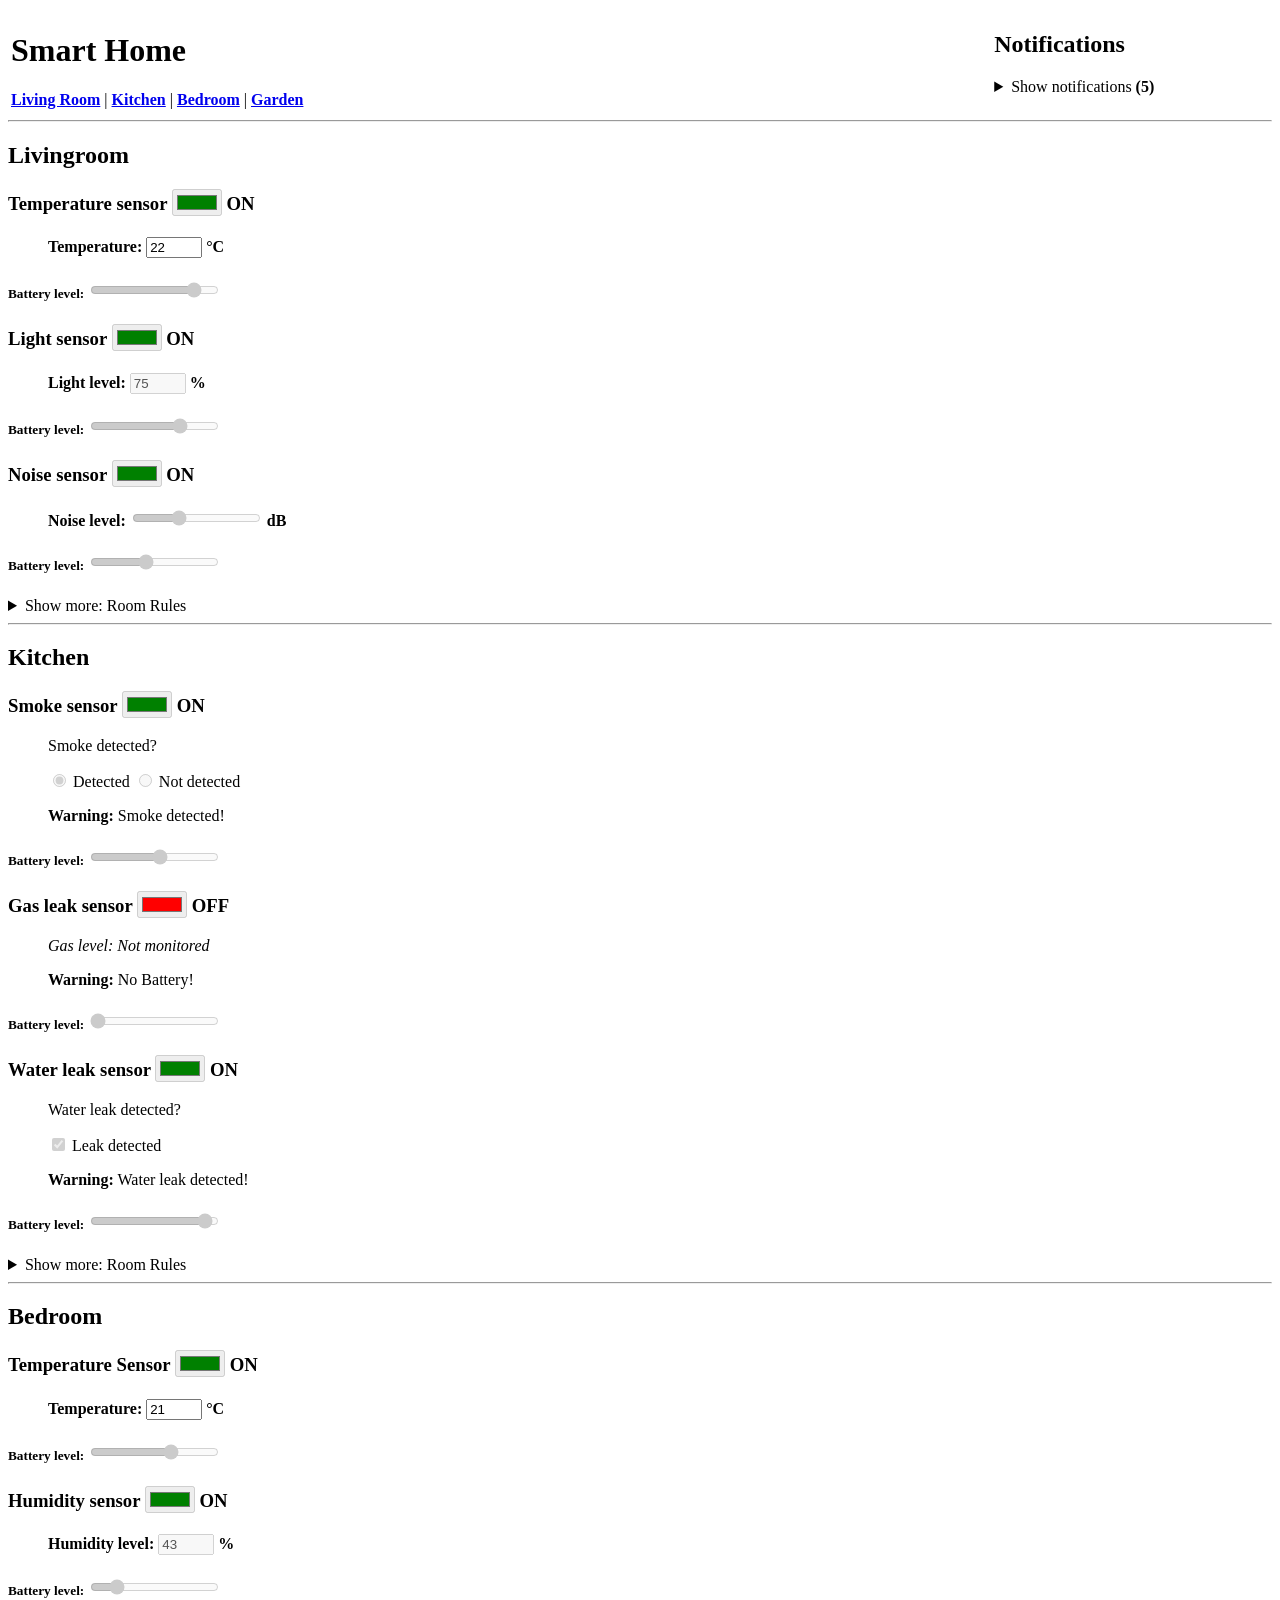
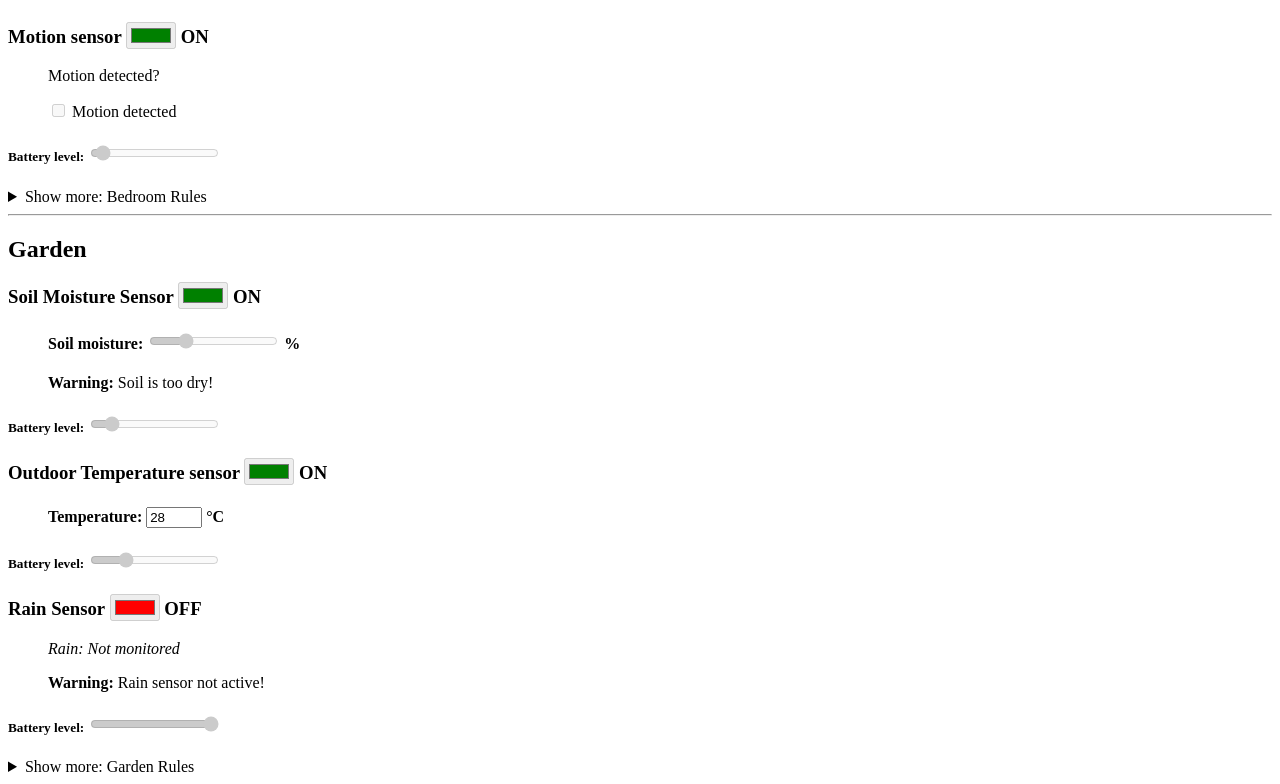
<file: domashna1/index.html>
<!DOCTYPE html>
<html lang="en">
<head>
    <meta charset="UTF-8">
    <title>Smart Home</title>
</head>
<body>
    <table width="100%">
    <tr>
        <td width="78%" valign="top">
            <h1><strong>Smart Home</strong></h1>
            <nav>
                <a href="#dnevna"><strong>Living Room</strong></a> |
                <a href="#kujna"><strong>Kitchen</strong></a> |
                <a href="#spalna"><strong>Bedroom</strong></a> |
                <a href="#gradina"><strong>Garden</strong></a>
            </nav>
        </td>

        <td  valign="top">
            <h2>Notifications</h2>

            <details>
                <summary>Show notifications <strong>(5)</strong></summary>
                <ul>
                    <li>Kitchen: Smoke detected!</li>
                    <li>Kitchen: Water leak detected!</li>
                    <li>Garden: Soil moisture is too low!</li>
                    <li>Garden: Rain sensor is not active!</li>
                    <li>Kitchen: Gas leak sensor is OFF.</li>
                </ul>
            </details>
        </td>
    </tr>
    </table>
    <hr>
    <section id="dnevna">
        
        <h2><strong>Livingroom</strong></h2>
        
            <h3>Temperature sensor <input type="color" value="#008000" disabled> ON</h3>
        
                <ul><h4>Temperature: <input type="number" min="-20" max="100" value="22"> °C</h4></ul>
        
                <h5>Battery level: <input type="range" min="0" max="100" value="85" disabled></h5>
        
            <h3>Light sensor <input type="color" value="#008000" disabled> ON</h3>
    
                <ul><h4>Light level: <input type="number" min="0" max="100" value="75" disabled> %</h4></ul>
        
                <h5>Battery level: <input type="range" min="0" max="100" value="73" disabled></h5>
        
            <h3>Noise sensor <input type="color" value="#008000" disabled> ON</h3>
    
                <ul><h4>Noise level: <input type="range" min="0" max="100" value="35" disabled> dB</h4></ul>
        
                <h5>Battery level: <input type="range" min="0" max="100" value="43" disabled></h5>

            <details>
                <summary>Show more: Room Rules</summary>
                <ul>
                    <li>Temperature must be between 20°C and 24°C.</li>
                    <li>Light level should be between 30% and 80%.</li>
                    <li>Noise level must remain below 60 dB.</li>
                </ul>
            </details>
                
    </section>
    <hr>
    <section id="kujna">
        <h2><strong>Kitchen</strong></h2>

            <h3>Smoke sensor  <input type="color" value="#008000" disabled> ON</h3>

                <ul><p>Smoke detected?</p>

                    <input type="radio" name="smoke" id="smoke-yes" checked disabled>
                    <label for="smoke-yes">Detected</label>

                    <input type="radio" name="smoke" id="smoke-no" disabled>
                    <label for="smoke-no">Not detected</label>
                </ul>  

                <ul><p><strong>Warning:</strong> Smoke detected!</p></ul>

                <h5>Battery level: <input type="range" min="0" max="100" value="55" disabled></h5>
            <h3>Gas leak sensor <input type="color" value="#ff0000" disabled> OFF</h3> 
            
                <ul><p><em>Gas level: Not monitored</em></p></ul>

                <ul><p><strong>Warning:</strong> No Battery!</p></ul>

                <h5>Battery level: <input type="range" min="0" max="100" value="0" disabled></h5>
        
            <h3>Water leak sensor <input type="color" value="#008000" disabled> ON</h3>
        
                <ul><p>Water leak detected?</p>

                <input type="checkbox" id="water-leak" checked disabled>
                <label for="water-leak">Leak detected</label>
                </ul>

                <ul><p><strong>Warning:</strong> Water leak detected!</p></ul>

                <h5>Battery level: <input type="range" min="0" max="100" value="95" disabled></h5>

            <details>
                <summary>Show more: Room Rules</summary>
                <ul>
                    <li>Smoke must not be detected</li>
                    <li>Gas leaks must not be detected.</li>
                    <li>Water leaks must not be detected.</li>
                </ul>
            </details>
                  
    </section>
    <hr>
    <section id="spalna">
        
        <h2><strong>Bedroom</strong></h2>
        
            <h3>Temperature Sensor <input type="color" value="#008000" disabled> ON</h3>

                <ul><h4>Temperature: <input type="number" min="-20" max="100" value="21"> °C</h4></ul>

                <h5>Battery level: <input type="range" min="0" max="100" value="65" disabled></h5>
        
            <h3>Humidity sensor <input type="color" value="#008000" disabled> ON</h3>
        
                <ul><h4>Humidity level: <input type="number" min="0" max="100" value="43" disabled> %</h4></ul>

                <h5>Battery level: <input type="range" min="0" max="100" value="17" disabled></h5>
        
            <h3>Motion sensor <input type="color" value="#008000" disabled> ON</h3>
    
                <ul><p>Motion detected?</p>

                <input type="checkbox" id="motion" disabled>
                <label for="motion">Motion detected</label>
                </ul>

                <h5>Battery level: <input type="range" min="0" max="100" value="5" disabled></h5>

            <details>
                <summary>Show more: Bedroom Rules</summary>
                <ul>
                    <li>Temperature must be between 18°C and 24°C.</li>
                    <li>Humidity should be between 30% and 60%.</li>
                    <li>The motion sensor must be active.</li>
                </ul>
            </details>

    </section>
    <hr>
    <section id="gradina">
        
        <h2><strong>Garden</strong></h2>
        
            <h3>Soil Moisture Sensor <input type="color" value="#008000" disabled> ON</h3>
        
                <ul><h4>Soil moisture: <input type="range" min="0" max="100" value="25" disabled> %</h4></ul>

                <ul><p><strong>Warning:</strong> Soil is too dry!</p></ul>

                <h5>Battery level: <input type="range" min="0" max="100" value="13" disabled></h5>
        
            <h3>Outdoor Temperature sensor <input type="color" value="#008000" disabled> ON</h3>
    
                <ul><h4>Temperature: <input type="number" min="-20" max="100" value="28"> °C</h4></ul>

                <h5>Battery level: <input type="range" min="0" max="100" value="25" disabled></h5>
        
            <h3>Rain Sensor <input type="color" value="#ff0000" disabled> OFF</h3>
    
                <ul><p><em>Rain: Not monitored</em></p></ul>

                <ul><p><strong>Warning:</strong> Rain sensor not active!</p></ul>

                <h5>Battery level: <input type="range" min="0" max="100" value="100" disabled></h5>    

            <details>
                <summary>Show more: Garden Rules</summary>
                <ul>
                    <li>Soil moisture should be at least 30%.</li>
                    <li>Outdoor temperature must be between 10°C and 30°C.</li>
                    <li>The rain sensor must be active to monitor rainfall.</li>
                </ul>
            </details>

    </section>
</body>
</html>
</file>
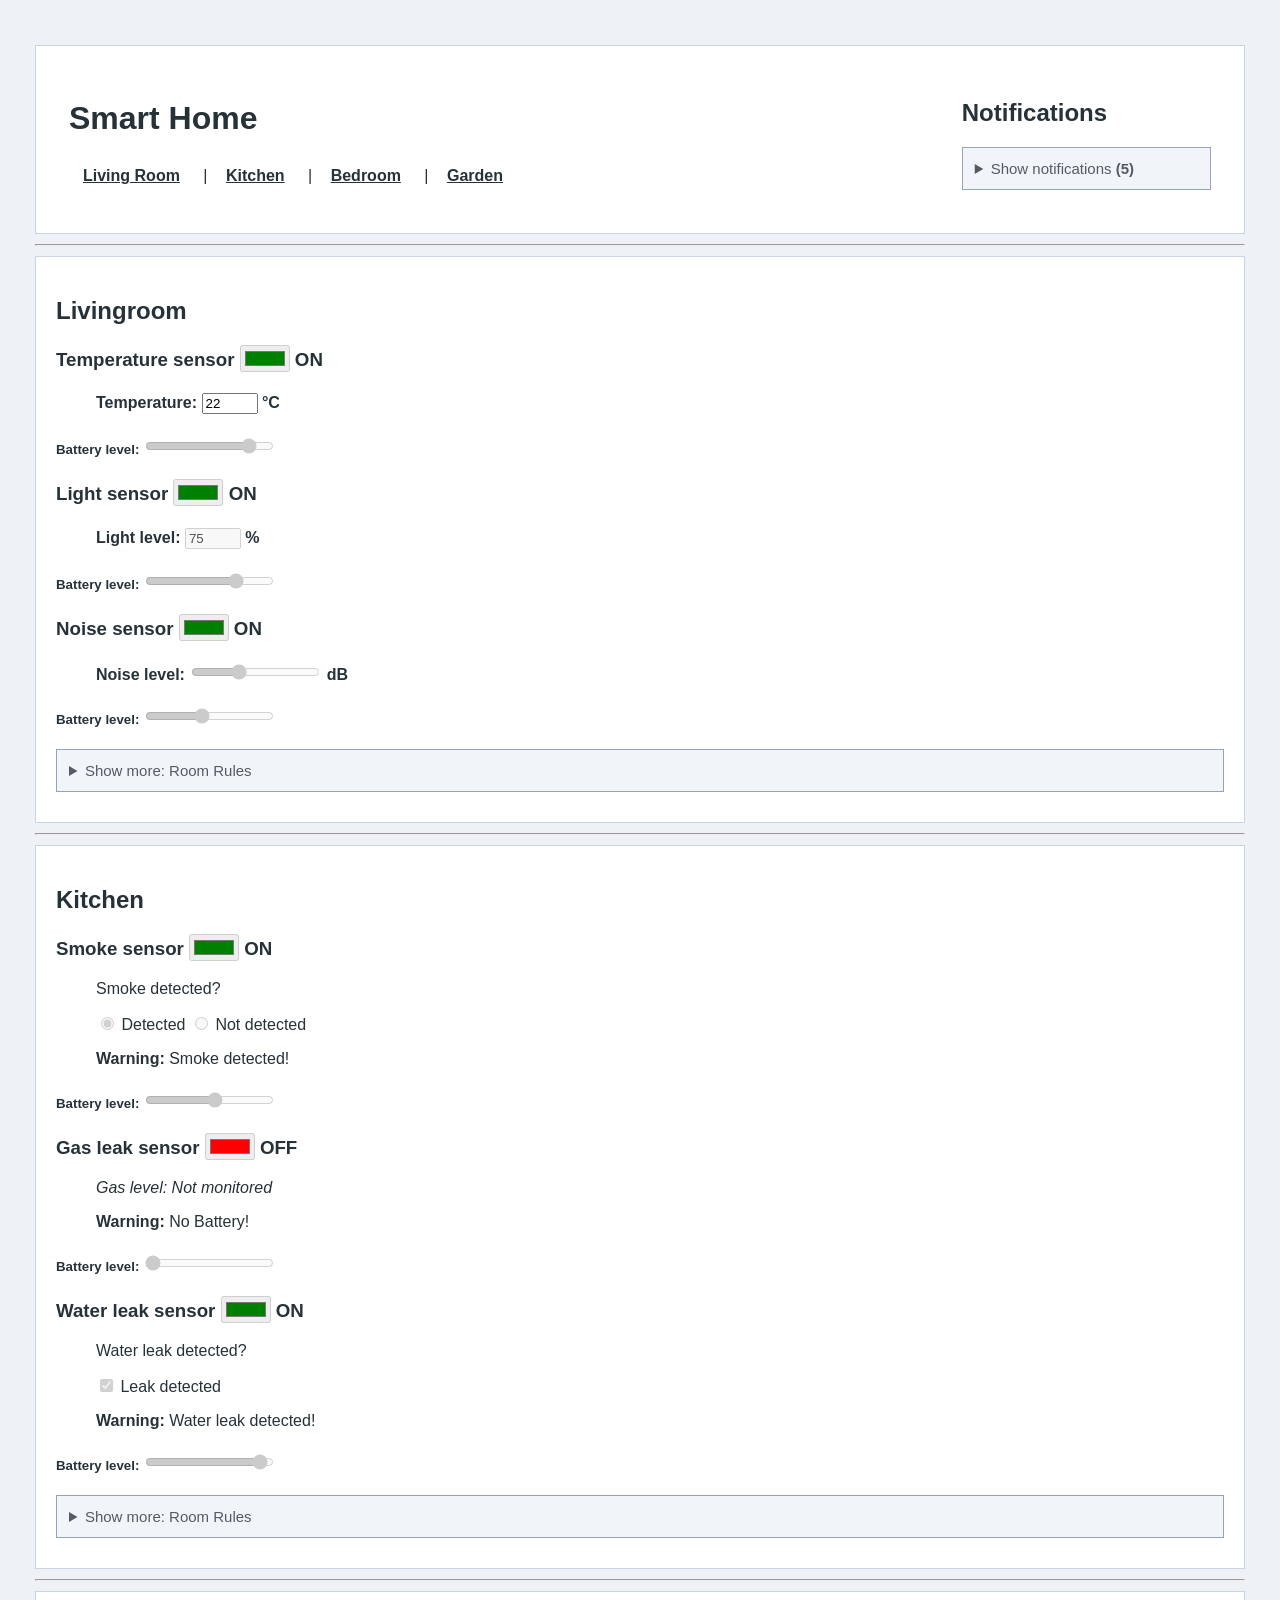
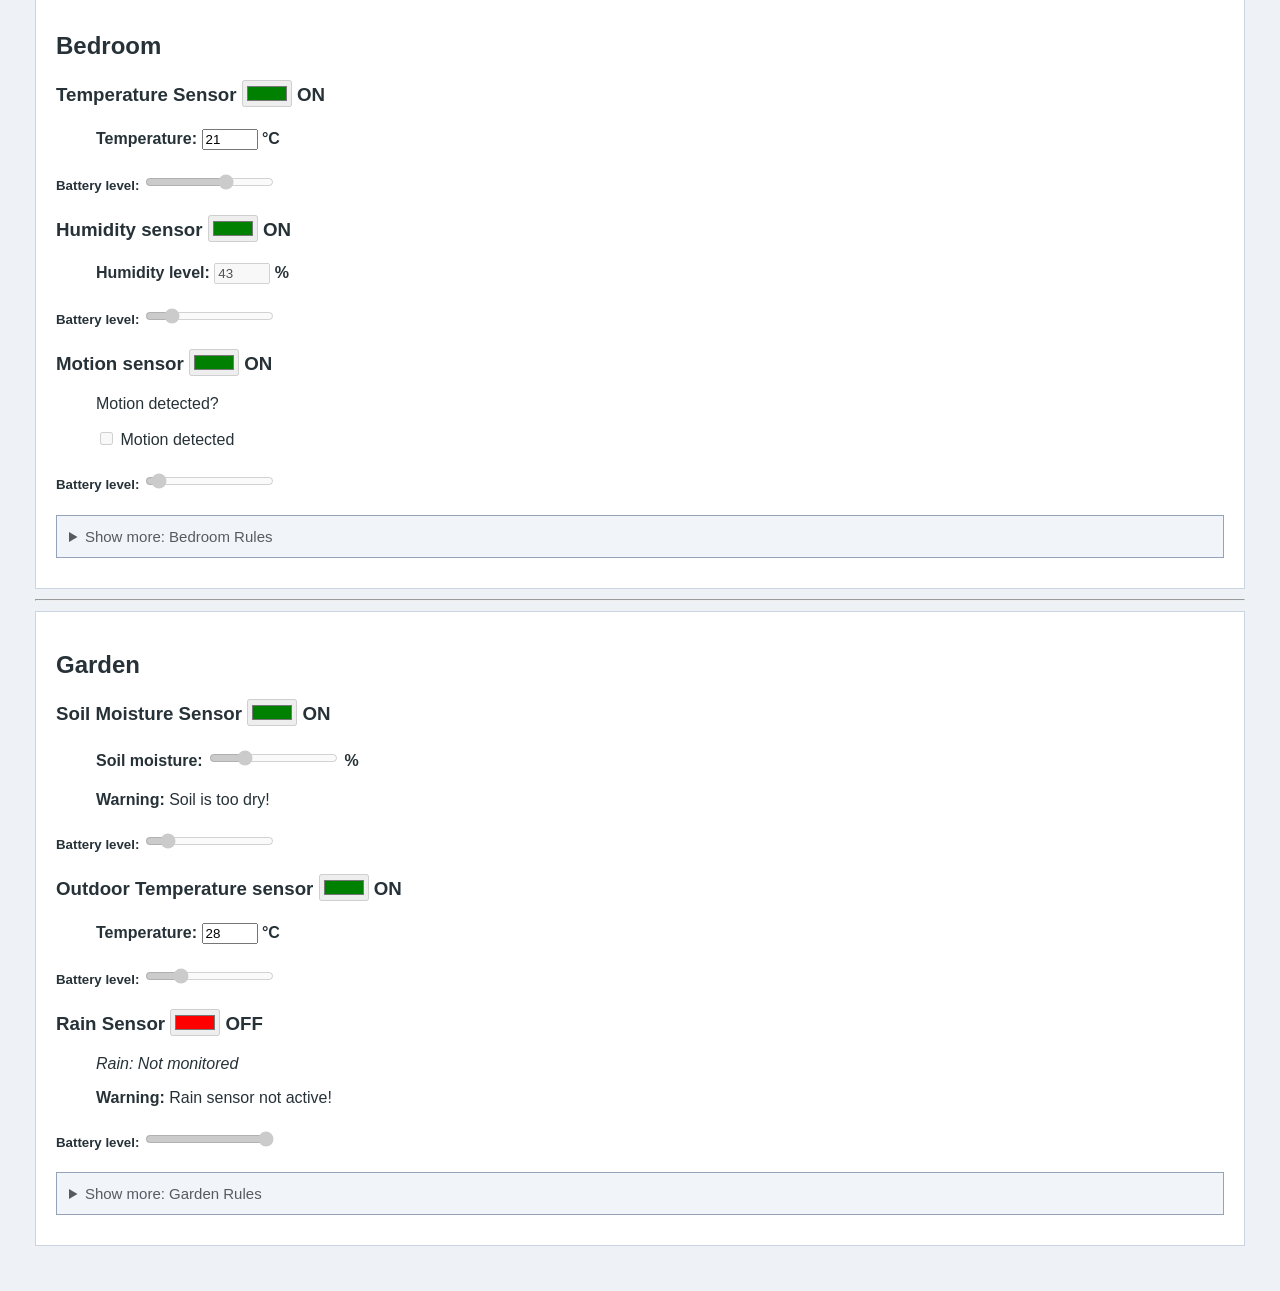
<file: domashna2/index.html>
<!DOCTYPE html>
<html lang="en">
<head>
    <meta charset="UTF-8">
    <title>Smart Home</title>
    <link rel="stylesheet" href="style.css">
</head>
<body>
    <table width="100%">
    <tr>
        <td width="78%" valign="top">
            <h1><strong>Smart Home</strong></h1>
            <nav>
                <a href="#dnevna"><strong>Living Room</strong></a> |
                <a href="#kujna"><strong>Kitchen</strong></a> |
                <a href="#spalna"><strong>Bedroom</strong></a> |
                <a href="#gradina"><strong>Garden</strong></a>
            </nav>
        </td>

        <td  valign="top">
            <h2>Notifications</h2>

            <details>
                <summary>Show notifications <strong>(5)</strong></summary>
                <ul>
                    <li>Kitchen: Smoke detected!</li>
                    <li>Kitchen: Water leak detected!</li>
                    <li>Garden: Soil moisture is too low!</li>
                    <li>Garden: Rain sensor is not active!</li>
                    <li>Kitchen: Gas leak sensor is OFF.</li>
                </ul>
            </details>
        </td>
    </tr>
    </table>
    <hr>
    <section id="dnevna">
        
        <h2><strong>Livingroom</strong></h2>
        
            <h3>Temperature sensor <input type="color" value="#008000" disabled> ON</h3>
        
                <ul><h4>Temperature: <input type="number" min="-20" max="100" value="22"> °C</h4></ul>
        
                <h5>Battery level: <input type="range" min="0" max="100" value="85" disabled></h5>
        
            <h3>Light sensor <input type="color" value="#008000" disabled> ON</h3>
    
                <ul><h4>Light level: <input type="number" min="0" max="100" value="75" disabled> %</h4></ul>
        
                <h5>Battery level: <input type="range" min="0" max="100" value="73" disabled></h5>
        
            <h3>Noise sensor <input type="color" value="#008000" disabled> ON</h3>
    
                <ul><h4>Noise level: <input type="range" min="0" max="100" value="35" disabled> dB</h4></ul>
        
                <h5>Battery level: <input type="range" min="0" max="100" value="43" disabled></h5>

            <details>
                <summary>Show more: Room Rules</summary>
                <ul>
                    <li>Temperature must be between 20°C and 24°C.</li>
                    <li>Light level should be between 30% and 80%.</li>
                    <li>Noise level must remain below 60 dB.</li>
                </ul>
            </details>
                
    </section>
    <hr>
    <section id="kujna">
        <h2><strong>Kitchen</strong></h2>

            <h3>Smoke sensor  <input type="color" value="#008000" disabled> ON</h3>

                <ul><p>Smoke detected?</p>

                    <input type="radio" name="smoke" id="smoke-yes" checked disabled>
                    <label for="smoke-yes">Detected</label>

                    <input type="radio" name="smoke" id="smoke-no" disabled>
                    <label for="smoke-no">Not detected</label>
                </ul>  

                <ul><p><strong>Warning:</strong> Smoke detected!</p></ul>

                <h5>Battery level: <input type="range" min="0" max="100" value="55" disabled></h5>
            <h3>Gas leak sensor <input type="color" value="#ff0000" disabled> OFF</h3> 
            
                <ul><p><em>Gas level: Not monitored</em></p></ul>

                <ul><p><strong>Warning:</strong> No Battery!</p></ul>

                <h5>Battery level: <input type="range" min="0" max="100" value="0" disabled></h5>
        
            <h3>Water leak sensor <input type="color" value="#008000" disabled> ON</h3>
        
                <ul><p>Water leak detected?</p>

                <input type="checkbox" id="water-leak" checked disabled>
                <label for="water-leak">Leak detected</label>
                </ul>

                <ul><p><strong>Warning:</strong> Water leak detected!</p></ul>

                <h5>Battery level: <input type="range" min="0" max="100" value="95" disabled></h5>

            <details>
                <summary>Show more: Room Rules</summary>
                <ul>
                    <li>Smoke must not be detected</li>
                    <li>Gas leaks must not be detected.</li>
                    <li>Water leaks must not be detected.</li>
                </ul>
            </details>
                  
    </section>
    <hr>
    <section id="spalna">
        
        <h2><strong>Bedroom</strong></h2>
        
            <h3>Temperature Sensor <input type="color" value="#008000" disabled> ON</h3>

                <ul><h4>Temperature: <input type="number" min="-20" max="100" value="21"> °C</h4></ul>

                <h5>Battery level: <input type="range" min="0" max="100" value="65" disabled></h5>
        
            <h3>Humidity sensor <input type="color" value="#008000" disabled> ON</h3>
        
                <ul><h4>Humidity level: <input type="number" min="0" max="100" value="43" disabled> %</h4></ul>

                <h5>Battery level: <input type="range" min="0" max="100" value="17" disabled></h5>
        
            <h3>Motion sensor <input type="color" value="#008000" disabled> ON</h3>
    
                <ul><p>Motion detected?</p>

                <input type="checkbox" id="motion" disabled>
                <label for="motion">Motion detected</label>
                </ul>

                <h5>Battery level: <input type="range" min="0" max="100" value="5" disabled></h5>

            <details>
                <summary>Show more: Bedroom Rules</summary>
                <ul>
                    <li>Temperature must be between 18°C and 24°C.</li>
                    <li>Humidity should be between 30% and 60%.</li>
                    <li>The motion sensor must be active.</li>
                </ul>
            </details>

    </section>
    <hr>
    <section id="gradina">
        
        <h2><strong>Garden</strong></h2>
        
            <h3>Soil Moisture Sensor <input type="color" value="#008000" disabled> ON</h3>
        
                <ul><h4>Soil moisture: <input type="range" min="0" max="100" value="25" disabled> %</h4></ul>

                <ul><p><strong>Warning:</strong> Soil is too dry!</p></ul>

                <h5>Battery level: <input type="range" min="0" max="100" value="13" disabled></h5>
        
            <h3>Outdoor Temperature sensor <input type="color" value="#008000" disabled> ON</h3>
    
                <ul><h4>Temperature: <input type="number" min="-20" max="100" value="28"> °C</h4></ul>

                <h5>Battery level: <input type="range" min="0" max="100" value="25" disabled></h5>
        
            <h3>Rain Sensor <input type="color" value="#ff0000" disabled> OFF</h3>
    
                <ul><p><em>Rain: Not monitored</em></p></ul>

                <ul><p><strong>Warning:</strong> Rain sensor not active!</p></ul>

                <h5>Battery level: <input type="range" min="0" max="100" value="100" disabled></h5>    

            <details>
                <summary>Show more: Garden Rules</summary>
                <ul>
                    <li>Soil moisture should be at least 30%.</li>
                    <li>Outdoor temperature must be between 10°C and 30°C.</li>
                    <li>The rain sensor must be active to monitor rainfall.</li>
                </ul>
            </details>

    </section>
</body>
</html>
</file>
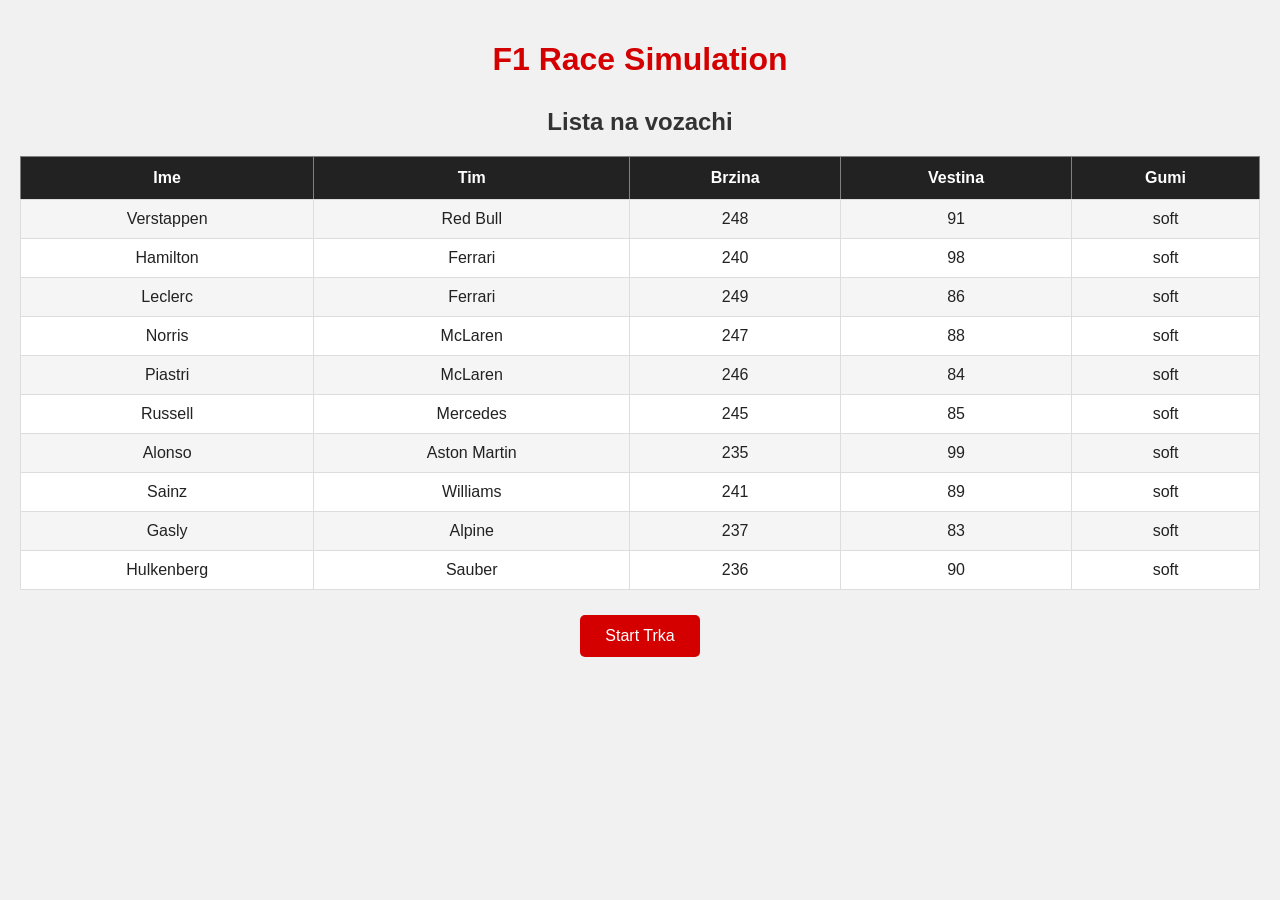
<file: domashna3/index.html>
<!DOCTYPE html>
<html lang="mk">
<head>
    <meta charset="UTF-8">
    <meta name="viewport" content="width=device-width, initial-scale=1.0">
    <title>F1 Race Simulation</title>
    <link rel="stylesheet" href="style.css">
</head>
<body>
    <h1>F1 Race Simulation</h1>

    <div id="listaVozachi"></div>

    <button onclick="startTrka()">Start Trka</button>

    <div id="rezultati"></div>

    <script src="script.js"></script>
</body>
</html>
</file>
<file: domashna2/style.css>
body {
    background-color: #eef2f7;
    font-family: Arial;
    color: #263238;
    margin: 20px;
    padding: 15px;
    font-size: 16px;
    text-align: left;
}

table {
    width: 100%;
    background-color: #ffffff;
    border: 1px solid #cbd5e1;
    padding: 30px;
    margin-top: 10px;
    margin-bottom: 10px;
}

section {
    background-color: #ffffff;
    border: 1px solid #cbd5e1;
    margin-top: 10px;
    margin-bottom: 10px;
    padding: 20px;
    font-size: 16px;
}

details {
    background-color: #f1f5f9;
    border: 1px solid #94a3b8;
    padding: 12px;
    margin-top: 15px;
    margin-bottom: 10px;
    color: #565b62;
    font-size: 15px;
    cursor: pointer;
}

nav a {
    color: #263238;
    padding: 8px 14px;
    margin-right: 5px;
    display: inline-block;
    font-size: 16px;
}

nav a:hover {
    background-color: #d1d5db;
    color: #000000;
}
</file>
<file: domashna3/style.css>
body {
    font-family: Arial, sans-serif;
    background-color: #f1f1f1;
    color: #222;
    margin: 0;
    padding: 20px;
}

h1 {
    text-align: center;
    color: #d40000;
}

h2 {
    margin-top: 30px;
    color: #333;
    text-align: center;
}

button {
    display: block;
    margin: 20px auto;
    padding: 12px 25px;
    background-color: #d40000;
    color: white;
    border: none;
    border-radius: 5px;
    font-size: 16px;
    cursor: pointer;
}

button:hover {
    background-color: #a00000;
}

table {
    width: 100%;
    border-collapse: collapse;
    background-color: white;
    margin-bottom: 25px;
}

th {
    background-color: #222;
    color: white;
    padding: 12px;
}

td {
    padding: 10px;
    text-align: center;
    border: 1px solid #ddd;
}

tr:nth-child(even) {
    background-color: #f5f5f5;
}

tr:hover {
    background-color: #ffe5e5;
}

p {
    font-size: 16px;
}

strong {
    color: #d40000;
}

.podium {
    display: flex;
    justify-content: center;
    align-items: flex-end;
    gap: 20px;
    margin: 50px auto;
    max-width: 900px;
}

.podium-card {
    flex: 1;
    text-align: center;
    padding: 20px 10px;
    border-radius: 10px 10px 0 0;
    background-color: white;
    box-shadow: 0 4px 10px rgba(0, 0, 0, 0.15);
    height: auto;
}

.podium-card h2 {
    margin-top: 10px;
}

.podium-card h3 {
    font-size: 22px;
}

.podium-card p {
    font-size: 16px;
    margin-bottom: 10px;
}

.zlato {
    color: #b8860b;
    border-top: 8px solid gold;
    padding-bottom: 6%;
}

.srebro {
    color: #808080;
    border-top: 8px solid silver;
    padding-bottom: 3%;
}

.bronza {
    color: #a0522d;
    border-top: 8px solid #cd7f32;
    padding-bottom: 1%;
}
</file>
